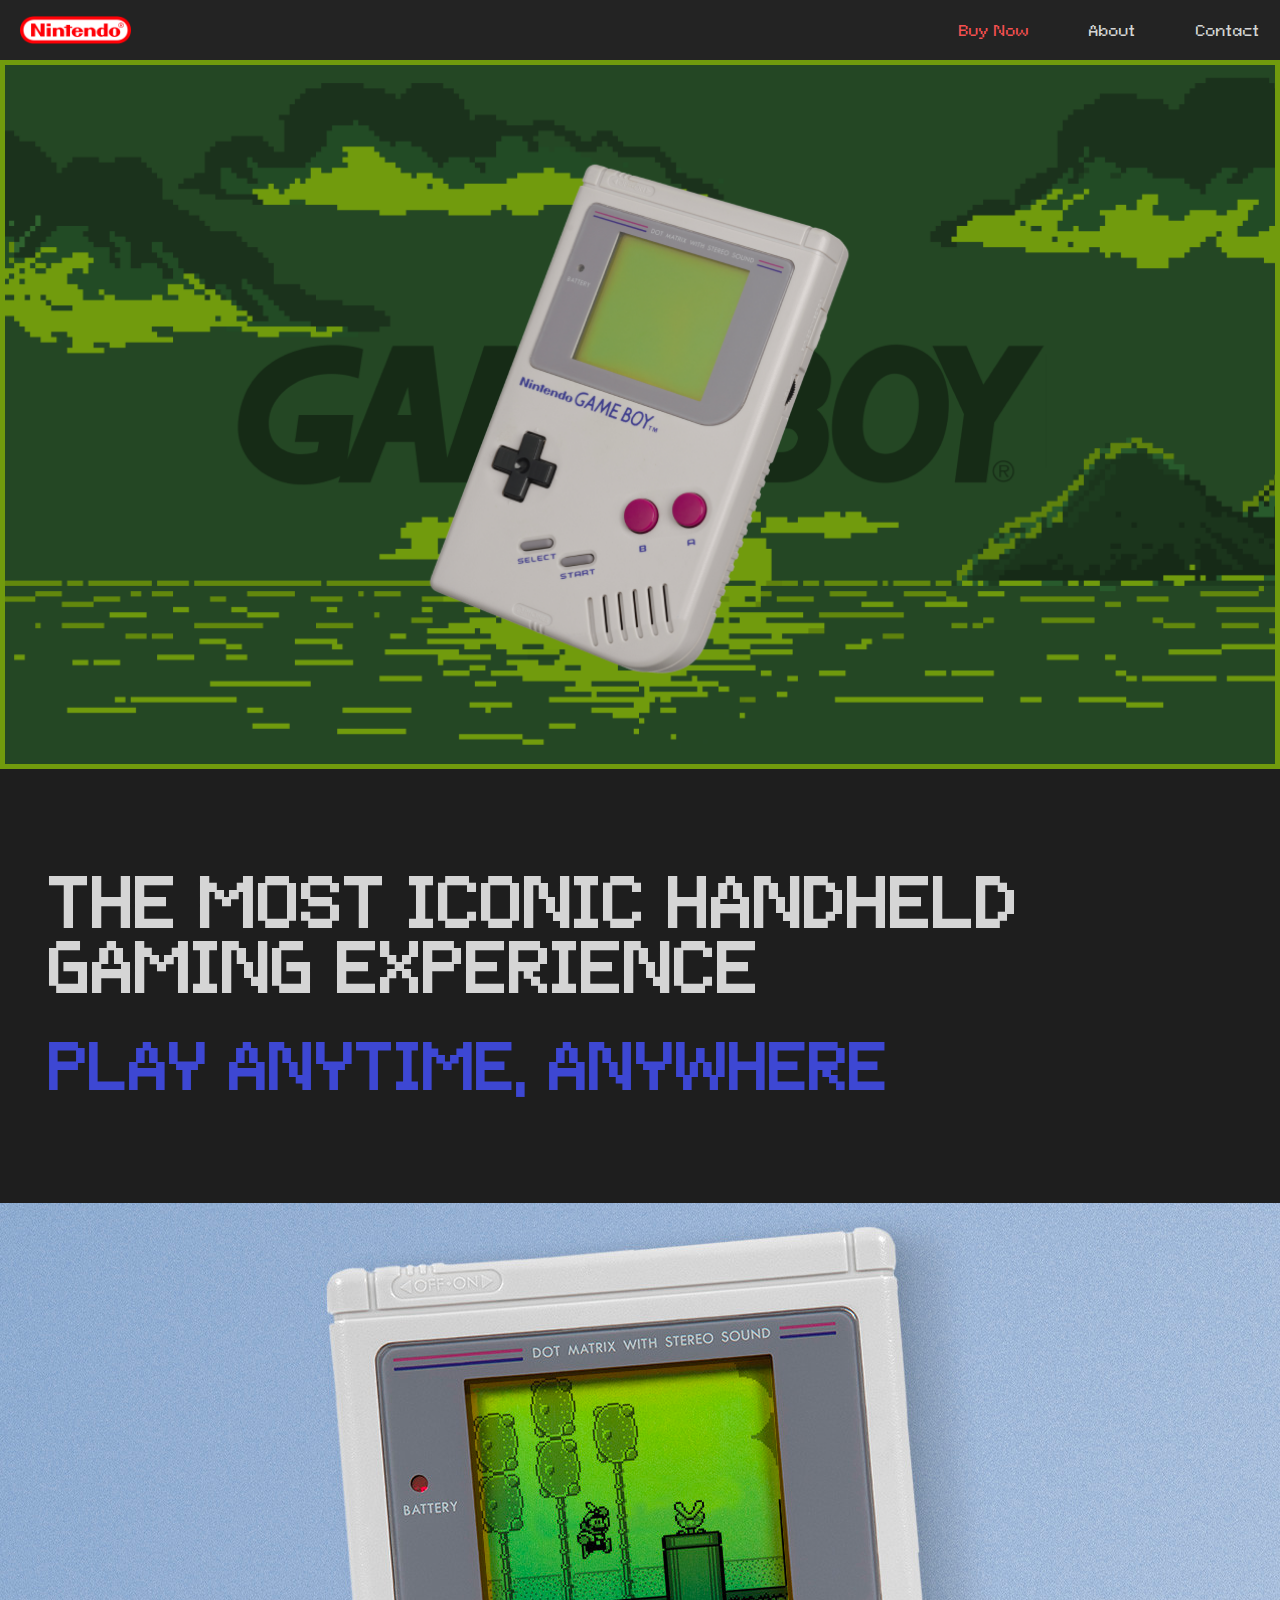
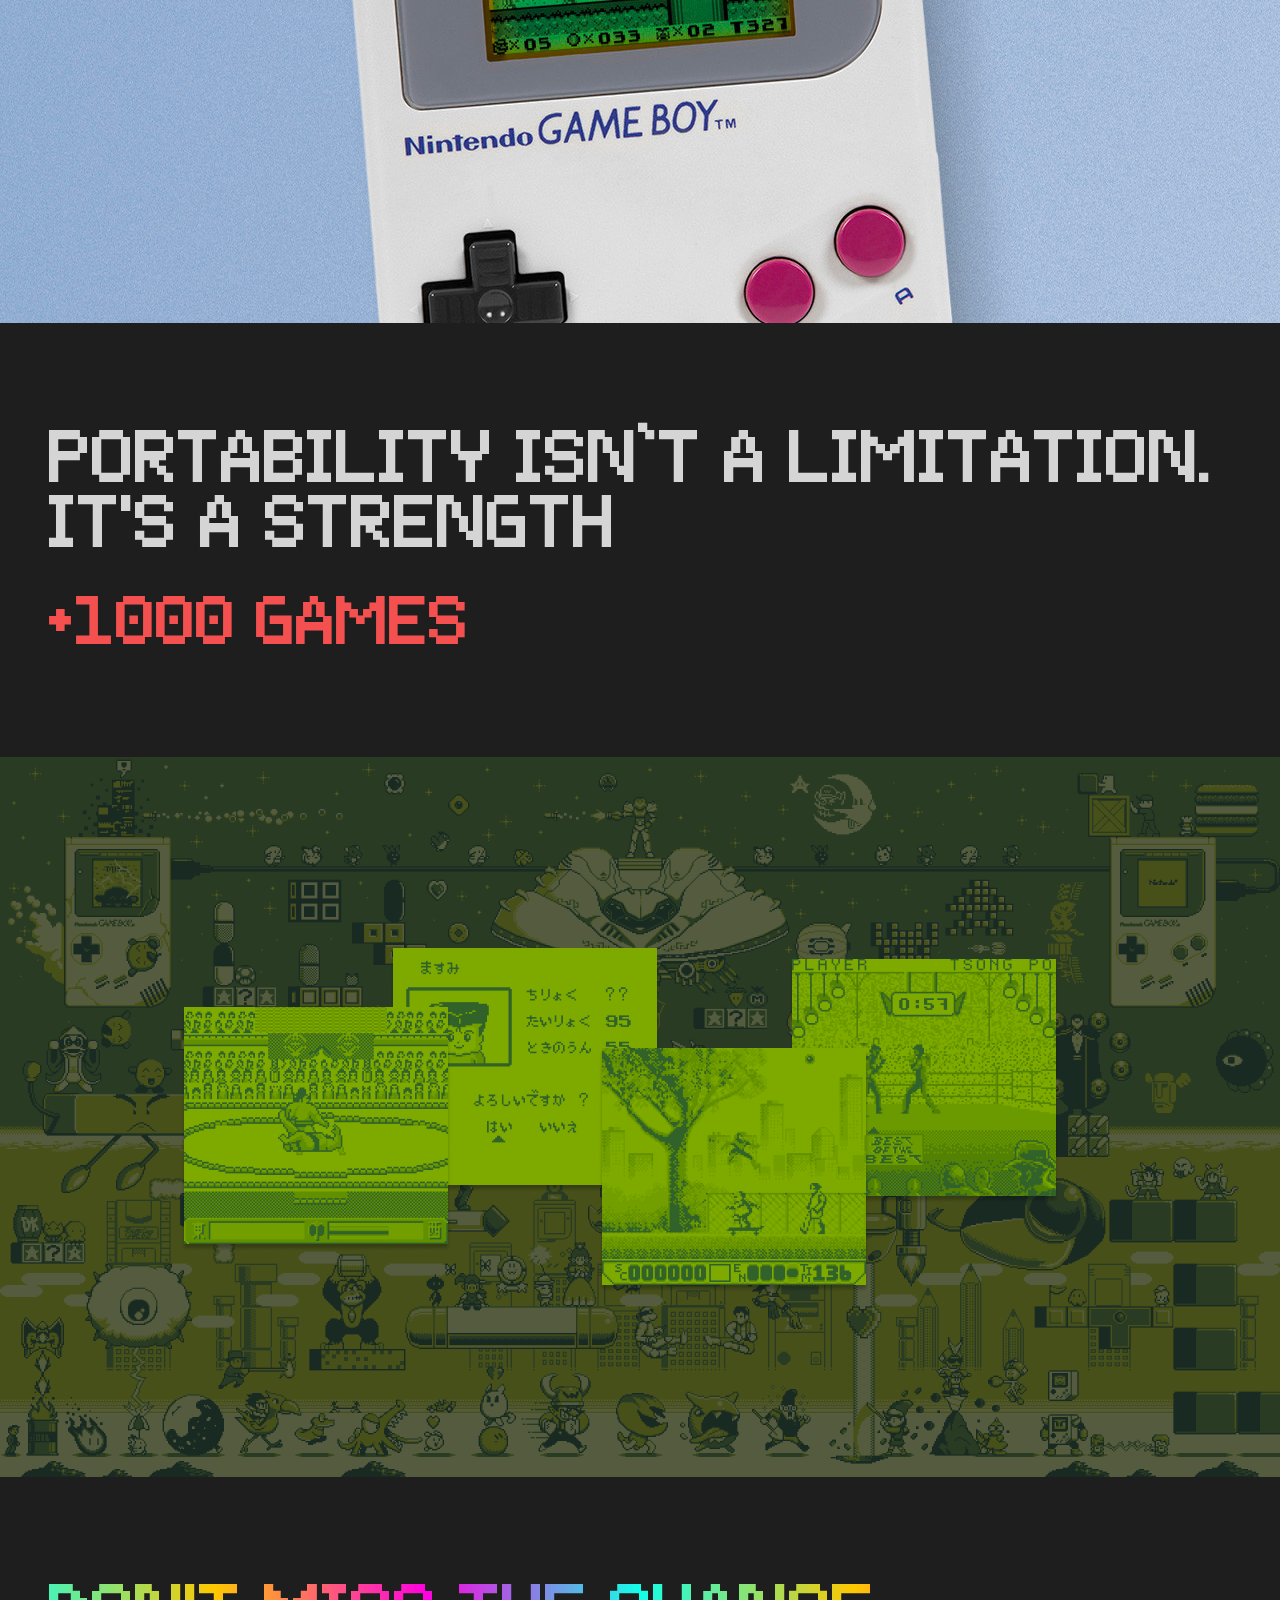
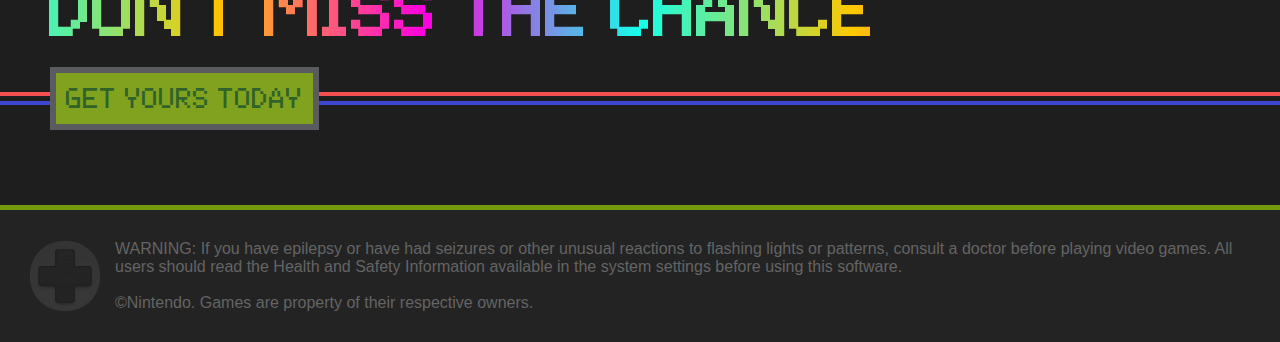
<file: index.html>
<!DOCTYPE html>
<html lang="en">

<head>
  <!-- Set character and viewport for better rendering on various devices -->
  <meta charset="utf-8">
  <meta name="viewport" content="width=device-width">

  <!-- Set favicon -->
  <link rel="icon" type="image/x-icon" href="./images/icon.ico">

  <!-- Title of the webpage -->
  <title>Nintendo Game Boy</title>

  <!-- Stylesheets -->
  <link href="./styles/base.css" rel="stylesheet" type="text/css" />
  <link href="./styles/home.css" rel="stylesheet" type="text/css" />

  <!-- JavaScript files for header and footer functionality -->
  <script src="./scripts/header.js" defer></script>
  <script src="./scripts/footer.js" defer></script>
</head>

<body>
  <!-- Header container with an image -->
  <div class="header container">
    <img class="header-image" src="./images/landing_header.png" alt="gameboy with green pixel background"/>
  </div>

  <!-- Text content container with main heading and subheading -->
  <div class="text-content container">
    <h1>THE MOST ICONIC HANDHELD GAMING EXPERIENCE</h1>
    <h2 class="blue">PLAY ANYTIME, ANYWHERE</h2>
  </div>

  <!-- Image content container -->
  <div class="image-content container">
    <img src="./images/landing_gameboy_blue.png" alt="Gameplay on the Game boy" />
  </div>

  <!-- Text content container with main heading and subheading -->
  <div class="text-content container">
    <h1>PORTABILITY ISN’T A LIMITATION. IT'S A STRENGTH</h1>
    <h2 class="red">+1000 GAMES</h2>
  </div>

  <!-- Image content container -->
  <div class="image-content container">
    <img src="./images/landing_games.png" alt="Game boy graphics" />
  </div>

  <!-- Action container with rainbow-colored heading and link -->
  <div class="action-content container">
    <h1 class="rainbow-text">DON'T MISS THE CHANCE</h1>
    <div class="action-absolute">
      <!-- Lines and a link to encourage taking action -->
      <div class="lines">
        <hr class="red" />
        <hr class="blue" />
      </div>
      <div class="content">
        <a href="product.html">GET YOURS TODAY</a>
      </div>
    </div>
  </div>
</body>
</html>
</file>
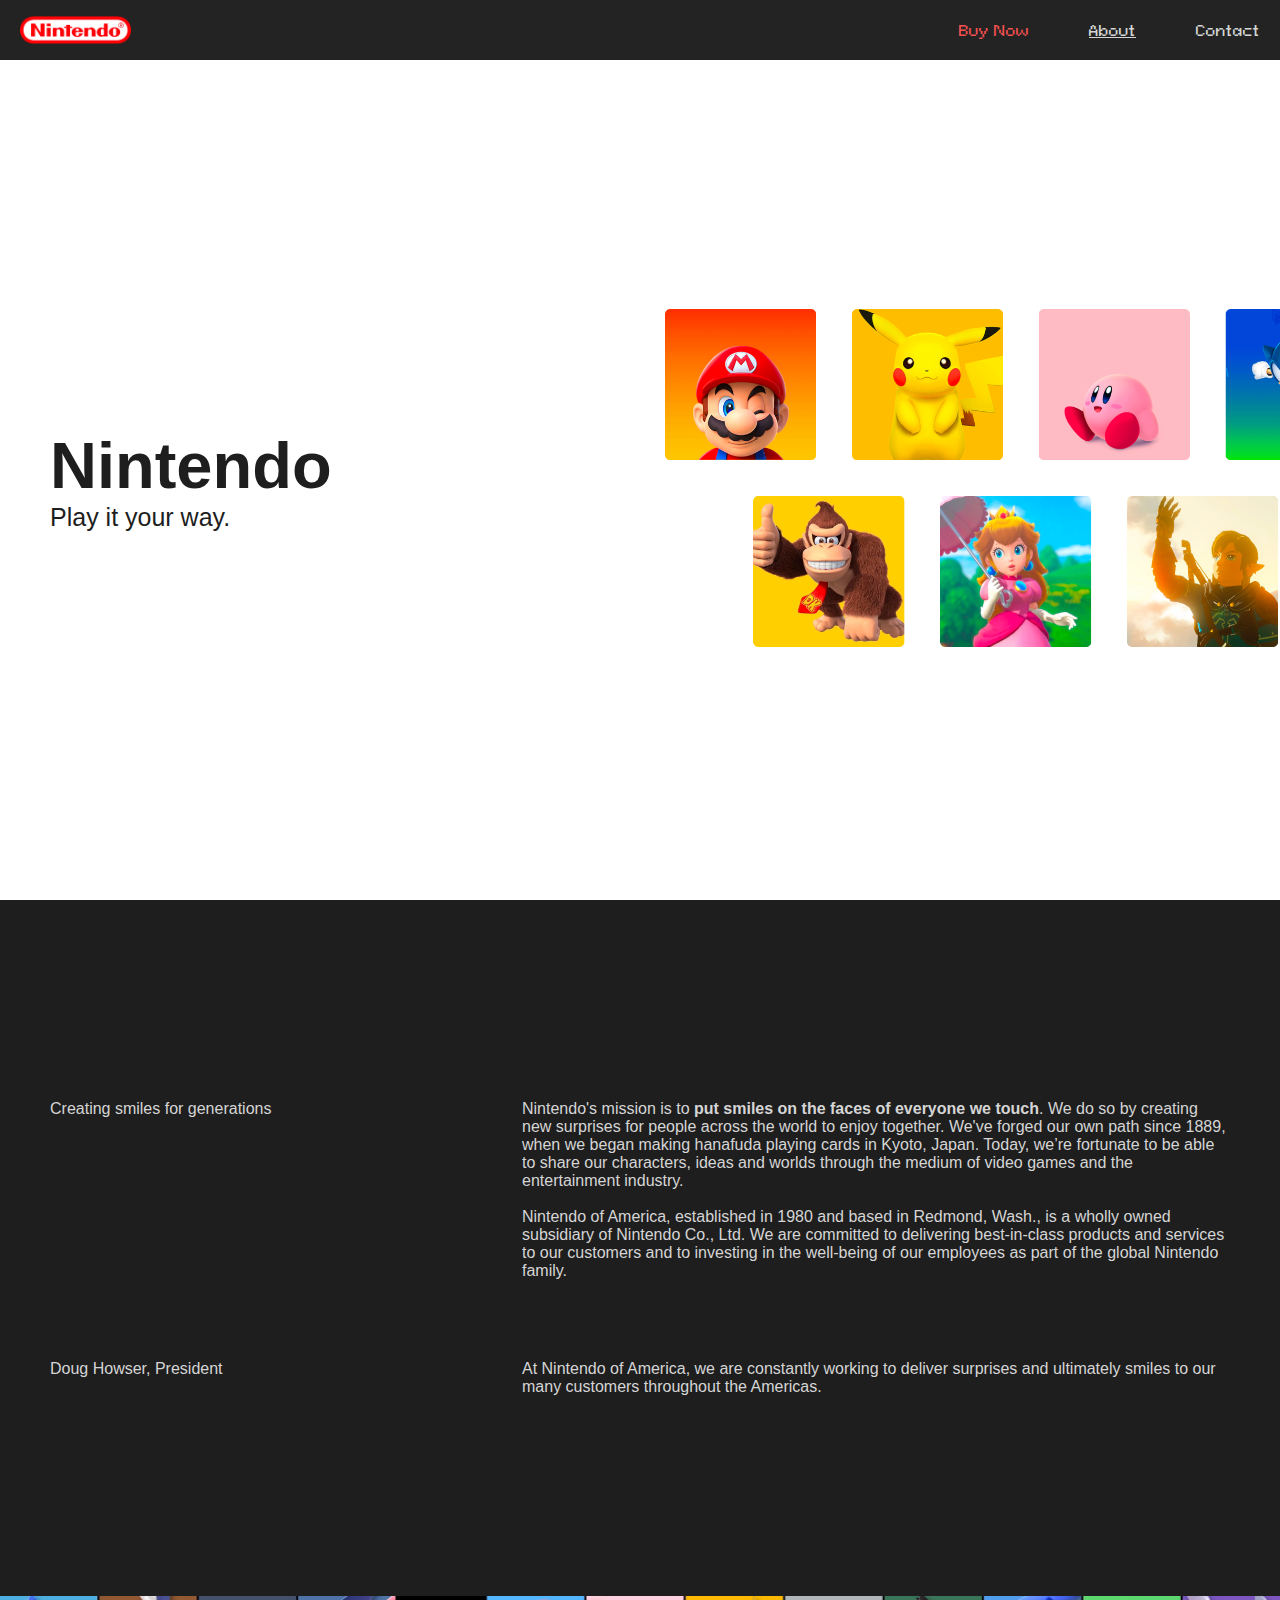
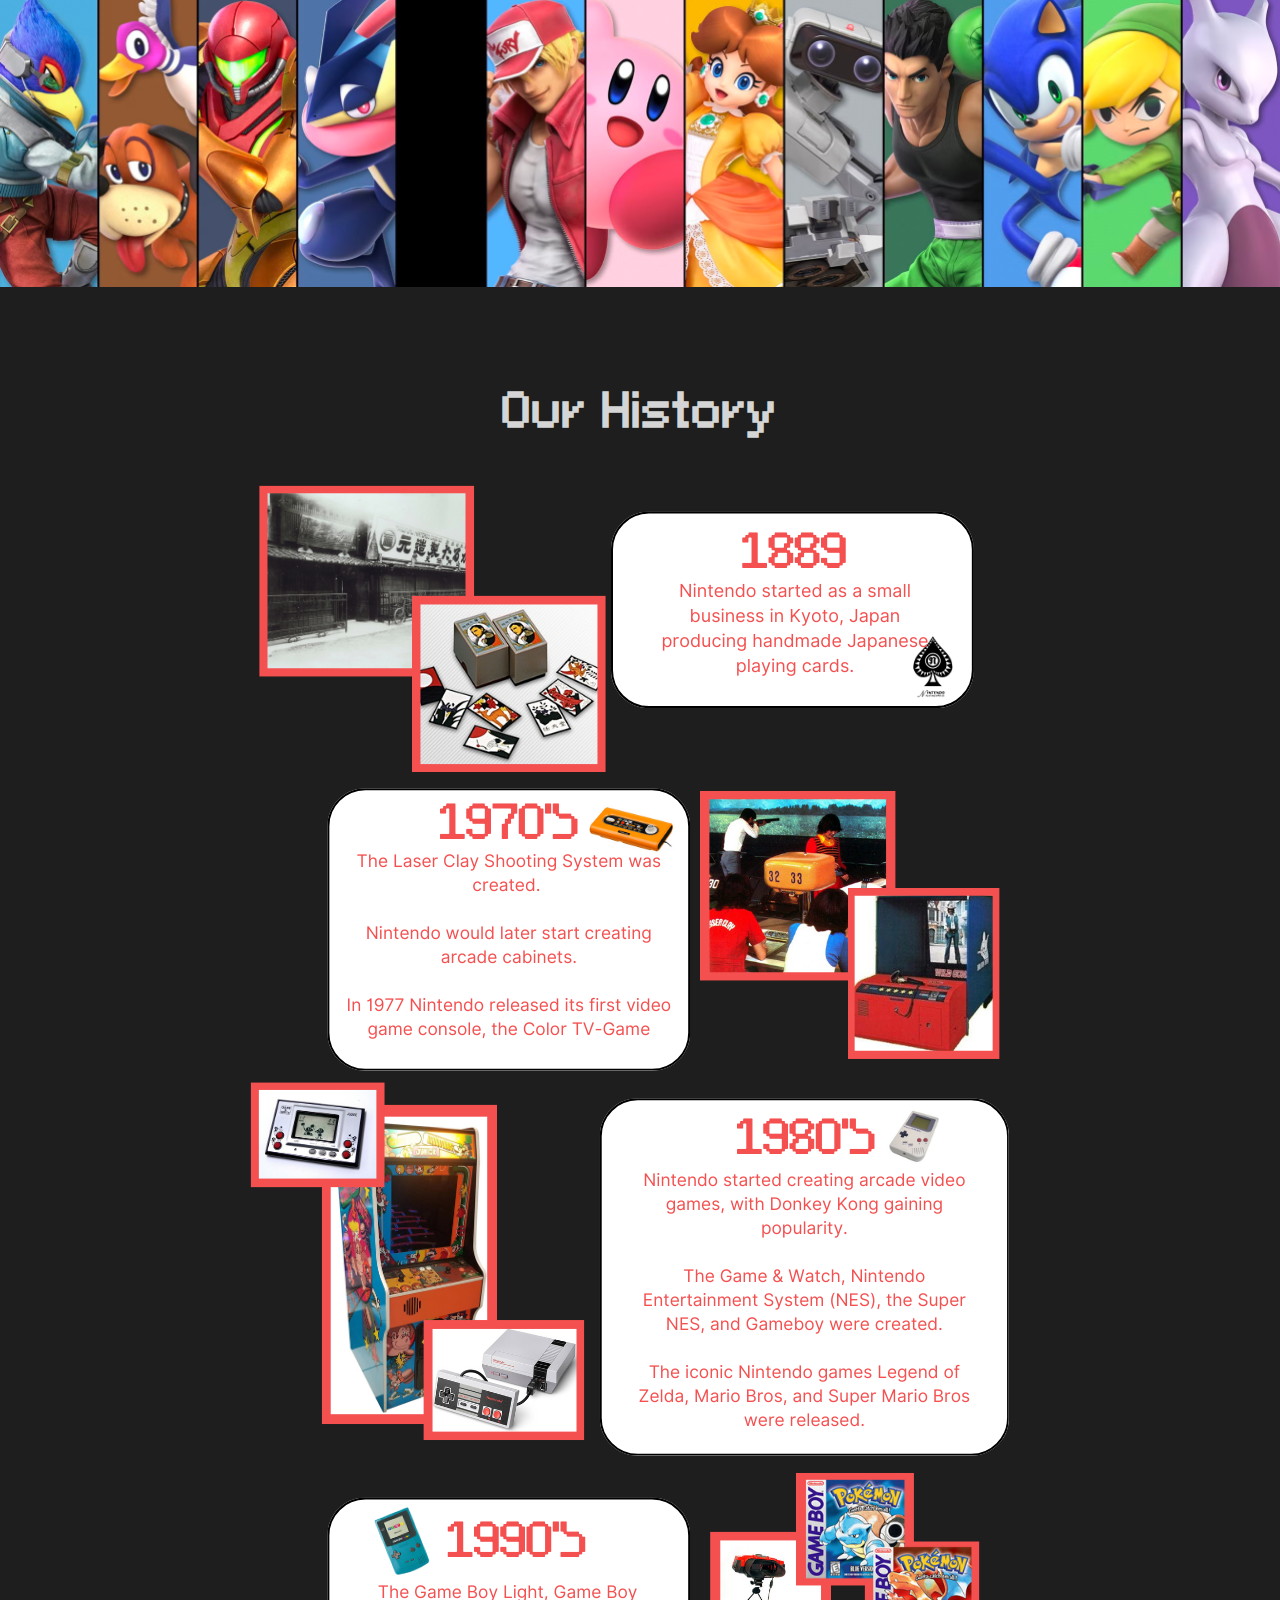
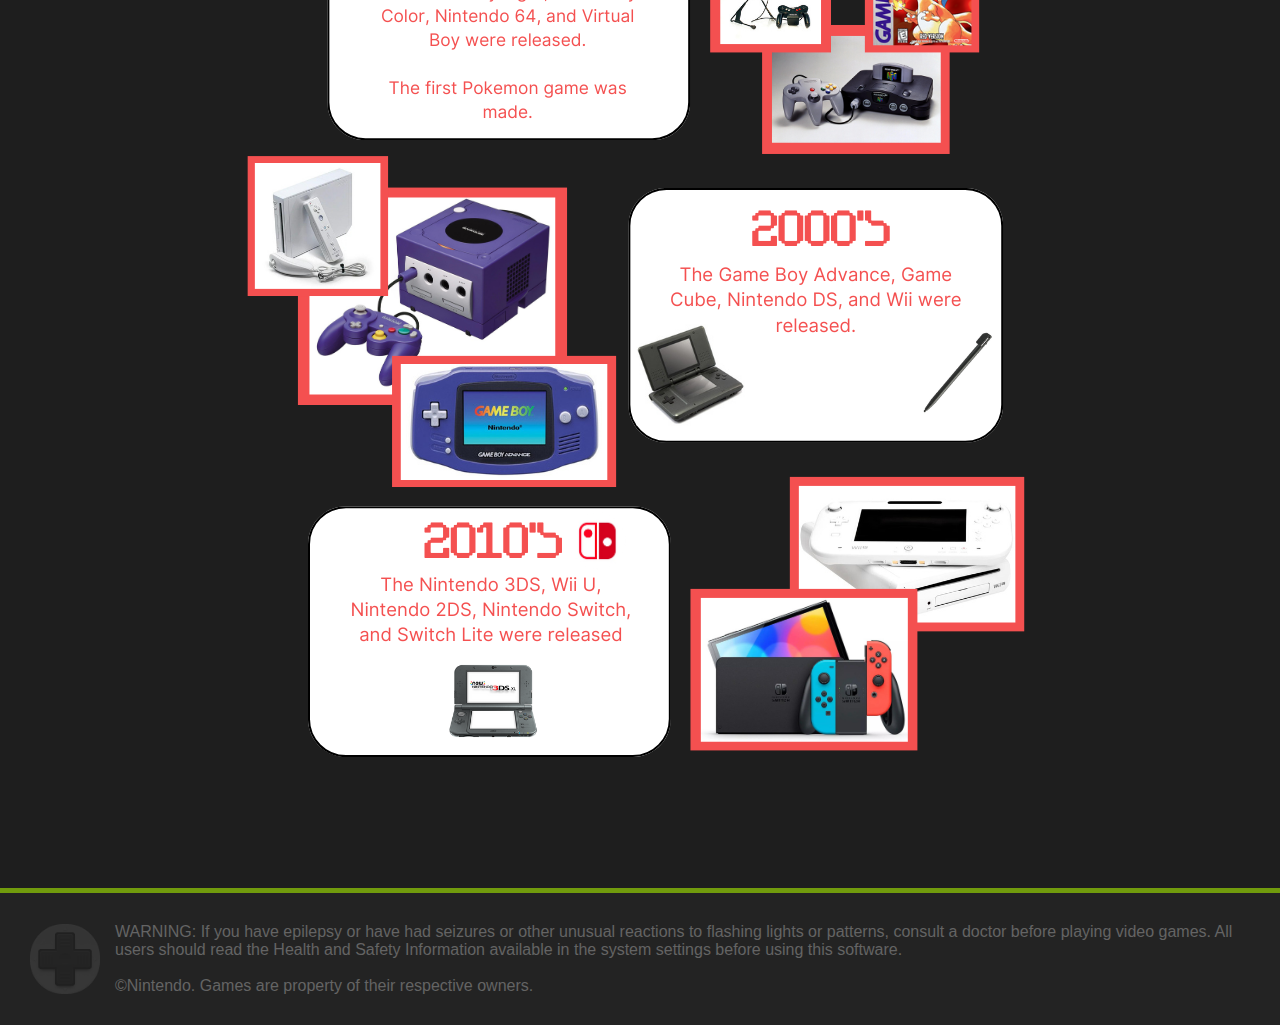
<file: about.html>
<!DOCTYPE html>
<html lang="en">

<head>
  <!-- Set character and viewport for better rendering on various devices -->
  <meta charset="utf-8">
  <meta name="viewport" content="width=device-width">

  <!-- Set favicon -->
  <link rel="icon" type="image/x-icon" href="./images/icon.ico">

  <!-- Title of the webpage -->
  <title>Nintendo Game Boy - About</title>

  <!-- Stylesheets -->
  <link href="./styles/base.css" rel="stylesheet" type="text/css" />
  <link href="./styles/about.css" rel="stylesheet" type="text/css" />

  <!-- JavaScript files for header and footer functionality -->
  <script src="./scripts/header.js" defer></script>
  <script src="./scripts/footer.js" defer></script>
</head>

<body>
  <!-- Header container with an image -->
  <div class="header container">
    <div class="left">
      <h1>Nintendo</h1>
      <h2>Play it your way.</h2>
    </div>
    <div class="right">
      <img src="./images/about_grid.png" alt="Nintendo characters" />
    </div>
  </div>

  <!-- Text content container -->
  <div class="content container">
  <div class="description container">
    <div class="desc-item">
      <p>Creating smiles for generations</p>
      <p>Nintendo's mission is to <b>put smiles on the faces of everyone we touch</b>. We do so by creating new
        surprises for people across the world to enjoy together. We've forged our own path since 1889, when we began
        making hanafuda playing cards in Kyoto, Japan. Today, we’re fortunate to be able to share our characters, ideas
        and worlds through the medium of video games and the entertainment industry.
        <br><br>
        Nintendo of America, established in 1980 and based in Redmond, Wash., is a wholly owned subsidiary of Nintendo
        Co., Ltd. We are committed to delivering best-in-class products and services to our customers and to investing
        in the well-being of our employees as part of the global Nintendo family.
      </p>
    </div>

    <div class="desc-item">
      <p>Doug Howser, President</p>
      <p>At Nintendo of America, we are constantly working to deliver surprises and ultimately smiles to our many
        customers throughout the Americas.
      </p>
    </div>
  </div>
  </div>
  <!-- Image content container -->
  <div class="image-content container">
    <img src="./images/about_characters.png" alt="Famous Nintendo characters" />
  </div>
    
  <!-- History image container -->
  <div class="history image-content container">
    <h2 class="title">Our History</h2>
    <img src="./images/about_history.png" alt = "Nintendo timeline"/>
  </div>
</body>
</html>
</file>
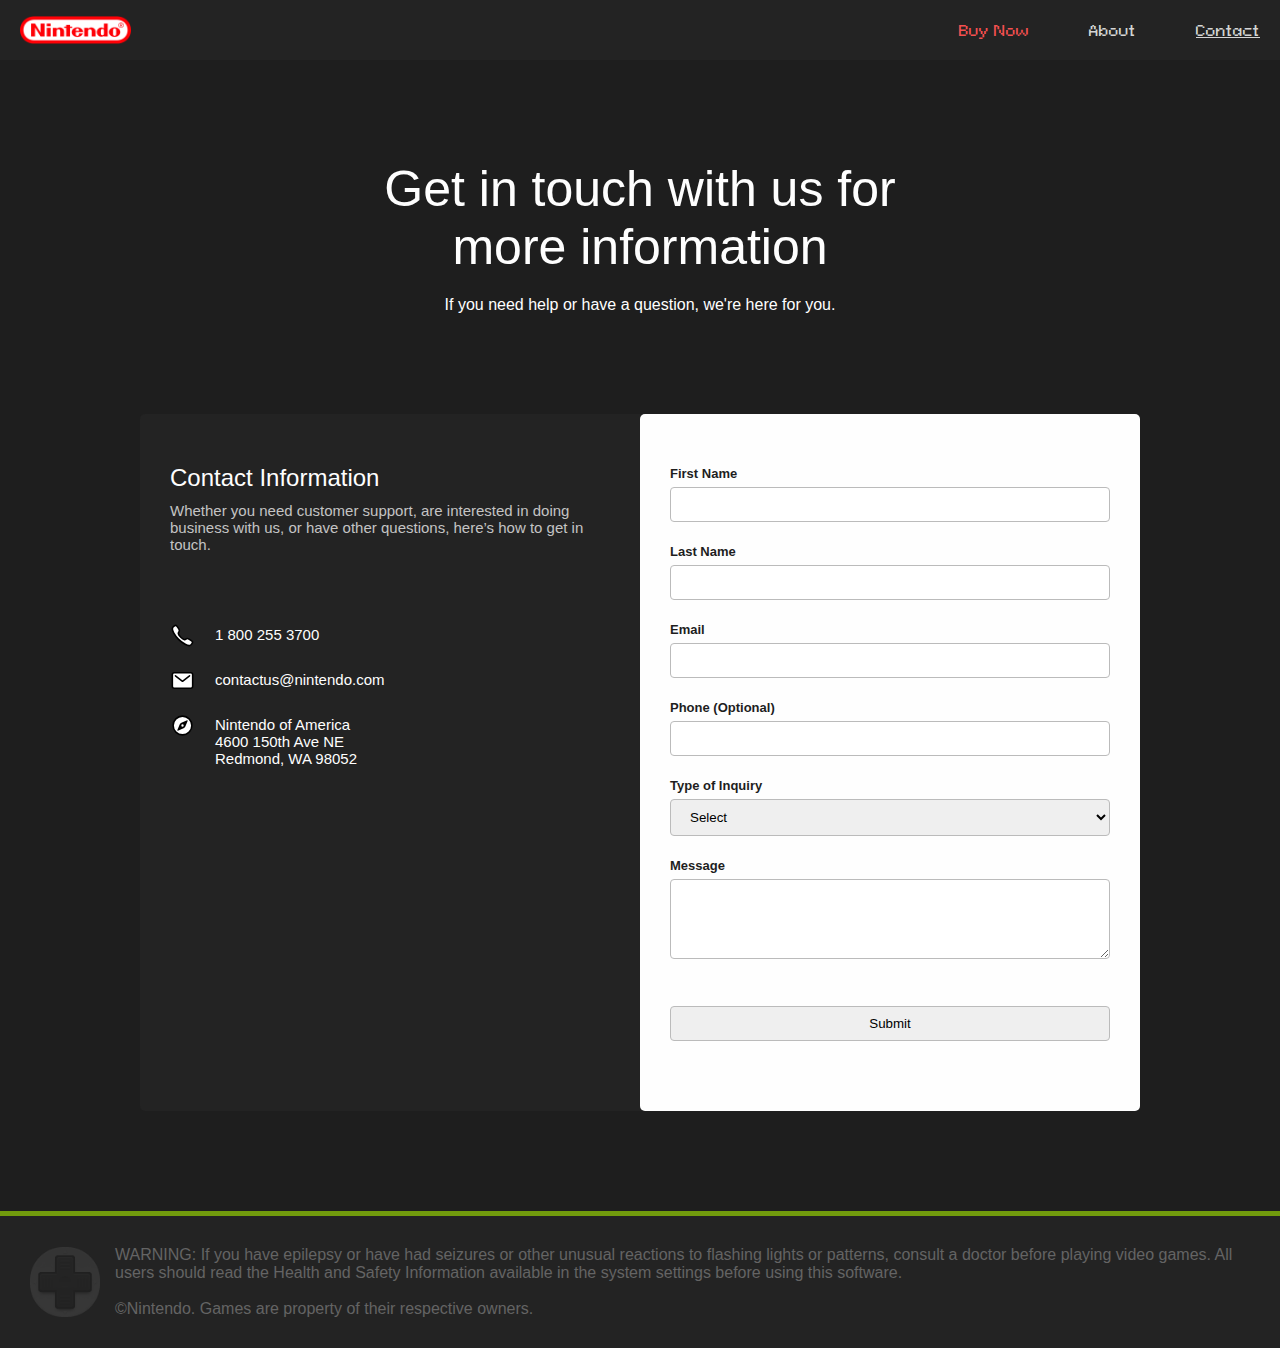
<file: contact.html>
<!DOCTYPE html>
<html lang="en">

<head>
  <!-- Set character and viewport for better rendering on various devices -->
  <meta charset="utf-8">
  <meta name="viewport" content="width=device-width">

  <!-- Set favicon -->
  <link rel="icon" type="image/x-icon" href="./images/icon.ico">

  <!-- Title of the webpage -->
  <title>Nintendo Game Boy - Contact Us</title>

  <!-- Stylesheets -->
  <link href="./styles/base.css" rel="stylesheet" type="text/css" />
  <link href="./styles/contact.css" rel="stylesheet" type="text/css" />

  <!-- JavaScript files for header and footer functionality -->
  <script src="./scripts/header.js" defer></script>
  <script src="./scripts/footer.js" defer></script>
  <script src="./scripts/form_validation.js"></script>
</head>

<body>
  <!-- Header container with main heading and subheading -->
  <div class="header container">
    <h1>Get in touch with us for more information</h1>
    <p>If you need help or have a question, we're here for you.</p>
  </div>

  <!-- Contact content container -->
  <div class="contact container">
    <!-- Contact info section -->
    <div class="contact-info">
      <div class="info-header">
        <h2>Contact Information</h2>
        <p>Whether you need customer support, are interested in doing business with us, or have other questions, here’s
          how to get in touch.</p>
      </div>
      <div class="info-content">
        <div class="info-item">
          <svg xmlns="http://www.w3.org/2000/svg" class="ionicon" viewBox="0 0 512 512">
            <path
              d="M451 374c-15.88-16-54.34-39.35-73-48.76-24.3-12.24-26.3-13.24-45.4.95-12.74 9.47-21.21 17.93-36.12 14.75s-47.31-21.11-75.68-49.39-47.34-61.62-50.53-76.48 5.41-23.23 14.79-36c13.22-18 12.22-21 .92-45.3-8.81-18.9-32.84-57-48.9-72.8C119.9 44 119.9 47 108.83 51.6A160.15 160.15 0 0083 65.37C67 76 58.12 84.83 51.91 98.1s-9 44.38 23.07 102.64 54.57 88.05 101.14 134.49S258.5 406.64 310.85 436c64.76 36.27 89.6 29.2 102.91 23s22.18-15 32.83-31a159.09 159.09 0 0013.8-25.8C465 391.17 468 391.17 451 374z"
              fill="white" stroke="currentColor" stroke-miterlimit="10" stroke-width="32" />
          </svg>
          <a href="tel:+18002553700">1 800 255 3700</a>
        </div>
        <div class="info-item">
          <svg xmlns="http://www.w3.org/2000/svg" class="ionicon" viewBox="0 0 512 512">
            <rect x="48" y="96" width="416" height="320" rx="40" ry="40" fill="white" stroke="currentColor"
              stroke-linecap="round" stroke-linejoin="round" stroke-width="32" />
            <path fill="white" stroke="currentColor" stroke-linecap="round" stroke-linejoin="round" stroke-width="32"
              d="M112 160l144 112 144-112" />
          </svg>
          <a href="mailto:contactus@nintendo.com">contactus@nintendo.com</a>
          
        </div>
        
        <div class="info-item">
          <svg xmlns="http://www.w3.org/2000/svg" class="ionicon" viewBox="0 0 512 512">
            <path d="M448 256c0-106-86-192-192-192S64 150 64 256s86 192 192 192 192-86 192-192z" fill="white"
              stroke="currentColor" stroke-miterlimit="10" stroke-width="32" />
            <path
              d="M350.67 150.93l-117.2 46.88a64 64 0 00-35.66 35.66l-46.88 117.2a8 8 0 0010.4 10.4l117.2-46.88a64 64 0 0035.66-35.66l46.88-117.2a8 8 0 00-10.4-10.4zM256 280a24 24 0 1124-24 24 24 0 01-24 24z" />
          </svg>
          <a href="https://maps.app.goo.gl/FMYJde2SjYkEQ7p36" target="_blank">Nintendo of America<br>
            4600 150th Ave NE<br>
            Redmond, WA 98052</a>
        </div>
      </div>
    </div>

    <!-- Contact input form section -->
    <div class="form-section">
      <form method="post" onsubmit="return validateForm()">
        <div class="input-item"><label for="fname">First Name</label>
          <input type="text" id="fname" name="fname" required>
        </div>

        <div class="input-item">
          <label for="lname">Last Name</label>
          <input type="text" id="lname" name="lname" required>
        </div>

        <div class="input-item">
          <label for="email">Email</label>
          <input type="email" id="email" name="email" required>
        </div>

        <div class="input-item"><label for="phone">Phone (Optional)</label>
          <input type="tel" id="phone" name="phone">
        </div>

        <label for="inquiry">Type of Inquiry</label><br>
        <select id="inquiry" name="inquiry" required>
          <option selected disabled value="">Select</option>
          <option value="general">General Inquiry</option>
          <option value="support">Support Request</option>
          <option value="feedback">Feedback</option>
        </select><br>

        <label>Message</label><br>
        <textarea id="message" name="message" rows="4" required></textarea><br><br>

        <input type="submit" value="Submit" class="btn">
      </form>
    </div>
  </div>
</body>

</html>
</file>
<file: styles/base.css>
* {
  margin: 0;
  padding: 0;
  box-sizing: border-box;
}

@font-face {
  font-family: 'Pixeloid';
  src: url('../fonts/pixeloid.ttf');
  font-weight: 400;
  font-style: normal;
}

body {
  background-color: #1E1E1E;
}

.container {
  max-width: 2000px;
  margin: 0 auto;
}

.navigation {
  display: flex;
  justify-content: space-between;
  padding: 15px 20px;
  background-color: #232323;
}

.navigation .left {
  height: 30px;
}

.navigation .left img {
  height: 100%;
}

.navigation .right {
  display: flex;
  column-gap: 60px;
  align-items: center;
}

.navigation .right a {
  color: #D5D5D5;
  text-decoration: none;
  font-family: 'Pixeloid';
  font-size: 15px;
}

.navigation .right a:hover {
  text-decoration: underline;
}

.navigation .right a.red {
  color: #F45050;
}

.navigation .right a.underline {
  text-decoration: underline;
}



.footer {
  background-color: #232323;
  border-top: solid 5px #719B0D;
  display: grid;
  grid-template-columns: 100px 1fr;
  padding: 30px 15px;
  align-items: center;
}

.footer .left {
  display: flex;
  justify-content: center;
  align-items: center;
  padding: 0 15px;
}

.footer .left img {
  width: 100%;
}

.footer .right p {
  color: #646464;
  font-family: 'Inter', sans-serif;
}



@media (max-width: 800px) {
  .footer .right p {
    font-size: 11px;
  }

  .footer {
    grid-template-columns: 70px 1fr;
  }

  .navigation .right a {
    font-size: 12px;
  }

  .navigation .right {
    column-gap: 15px;
  }
}
</file>
<file: styles/home.css>
.header {
  width: 100%;
  border: solid 5px #719B0D;
}

.header .header-image {
  width: 100%;
  display: block;
}

.text-content {
  padding: 100px 50px;
}


.text-content h1 {
  font-size: 65px;
  color: #D5D5D5;
  margin-bottom: 30px;
  font-family: 'Pixeloid', sans-serif;
  line-height: 100%;
}

.text-content h2 {
  font-size: 60px;
  font-family: 'Pixeloid', sans-serif;
}

.text-content h2.blue {
  color: #3d47d3;
}

.text-content h2.red {
  color: #F45050;
}

.image-content img {
  width: 100%;
  display: block;
}

.action-content {
  padding: 100px 0;
  position: relative;
}

.action-content .rainbow-text {
  background-image: repeating-linear-gradient(90deg, #14ffe9 0%, #ffc800 16.66666%, #ff00e0 33.33333%, #14ffe9 50.0%, #ff00e0 33.33333%);
  animation: move 60s infinite linear alternate;
  -webkit-background-clip: text;
  -webkit-text-fill-color: #0000;
  background-clip: text;

  padding: 0 50px;
  font-size: 65px;
  color: #D5D5D5;
  font-family: 'Pixeloid', sans-serif;
  line-height: 100%;
}

@keyframes move {
  0% {
    background-position: 0 0
  }

  100% {
    background-position: 15000px 0
  }
}

.action-content .action-absolute {
  position: relative;
  margin-top: 50px;
}

.action-content .lines {
  display: flex;
  flex-direction: column;
  row-gap: 5px;
}

.action-content .lines hr {
  height: 4px;
  border: none;
}

.action-content .lines hr.blue {
  background-color: #3d47d3;

}

.action-content .lines hr.red {
  background-color: #F45050;
}


.action-content .content {
  padding: 0 50px;
  position: absolute;
  margin: auto;
  left: 0;
  width: 100%;
  right: 0;
  top: 0;
  bottom: 0;
  display: flex;
  justify-content: start;
  align-items: center;
}

.action-content .content a {
  display: block;
  border: solid 6px #595B5F;
  padding: 10px;
  background-color: #80A21F;
  color: #31622A;
  cursor: pointer;
  font-size: 25px;
  font-family: 'Pixeloid', sans-serif;
  text-decoration: none;
  transition: color 0.2s ease;
}

.action-content .content a:hover {
  color: #D7E894;
  background-color: #7b9b1e;
}

@media (max-width: 800px) {
  .text-content {
    padding: 70px 25px;
  }

  .text-content h1 {
    font-size: 35px;
  }

  .text-content h2 {
    font-size: 30px;
  }

  .action-content .rainbow-text {
    font-size: 35px;
    padding: 0 25px;
  }

  .action-content .content {
    padding: 0 25px;
  }

  .action-content {
    padding: 70px 0;
  }

  .action-content .content a {
    font-size: 19px;
  }
}
</file>
<file: styles/about.css>
.header {
  height: calc(100vh - 60px);
  background-color: white;
  display: grid;
  grid-template-columns: 1fr 1fr;
  justify-content: center;
  align-items: center;
  padding-left: 50px;
  overflow: hidden;
}

.header .left h1 {
  font-size: 65px;
  color: #1E1E1E;
  font-family: 'Inter', sans-serif;
  font-weight: 600;
}

.header .left h2 {
  font-size: 25px;
  color: #1E1E1E;
  font-family: 'Inter', sans-serif;
  font-weight: 400;
}

.header .right img {
  width: 130%;
}

.description {
  padding: 200px 50px;
  display: flex;
  flex-direction: column;
  row-gap: 80px;
}

.description .desc-item {
  display: grid;
  grid-template-columns: 40% 1fr;
}

.description .desc-item p {
  color: #D5D5D5;
  font-family: 'Inter', sans-serif;
  font-weight: 400;
}

.image-content img {
  width: 100%;
  display: block;
}

.history {
  padding: 100px 0;
  max-width: 800px;
  margin: 0 auto;
}

.history .title {
  font-size: 45px;
  text-align: center;
  color: #D5D5D5;
  margin-bottom: 30px;
  font-family: 'Pixeloid', sans-serif;
  line-height: 100%;
}

@media (max-width: 800px) {
  .header {
    display: flex;
    flex-direction: column;
    row-gap: 100px;
    padding: 100px 0px;
    height: initial;
  }

  .description {
    padding: 70px 25px;

  }

  .description .desc-item {
    display: flex;
    flex-direction: column;
    row-gap: 20px;
  }

  .history {
    padding: 50px 0;
  }

  .history .title {
    font-size: 25px;
  }
}
</file>
<file: styles/contact.css>
.header {
  padding: 100px 50px;
}

.header h1 {
  font-size: 50px;
  color: #FEFEFE;
  font-family: 'Inter', sans-serif;
  font-weight: 500;
  text-align: center;
  width: 50%;
  margin: auto;
  margin-bottom: 20px;
}

.header p {
  color: #FEFEFE;
  font-family: 'Inter', sans-serif;
  font-weight: 400;
  text-align: center;
  margin: auto;
}

.contact {
  margin: 0 auto 100px auto;
  margin-bottom: 100px;
  background-color: #232323;
  border-radius: 5px;
  display: grid;
  grid-template-columns: 1fr 1fr;
  max-width: 1000px;
}

.contact .contact-info {
    padding: 50px 30px;
}

.contact .contact-info .info-header {
  margin-bottom: 70px;
}

.contact .contact-info .info-header h2 {
  color: #FEFEFE;
  font-family: 'Inter', sans-serif;
  font-weight: 500;
  margin-bottom: 10px;
}

.contact .contact-info .info-header p {
  font-size: 15px;
  color: #c4c4c4;
  font-family: 'Inter', sans-serif;
  font-weight: 400;
}

.contact .form-section {
  padding: 50px 30px;
  background-color: #FEFEFE;
  border-radius: 5px;
}

.contact .info-content {
  display: flex;
  flex-direction: column;
  row-gap: 20px;
}

.contact .info-content .info-item {
  display: flex;
  column-gap: 20px;
  align-items: start;
}

.contact .info-content .info-item svg {
  width: 25px;
}

.contact .info-content .info-item a {
  padding-top: 3px;
  color: #FEFEFE;
  font-family: 'Inter', sans-serif;
  font-weight: 400;
  text-decoration: none;
  font-size: 15px;
}

.contact .info-content .info-item a:hover {
  color: #b6b6b6;
  transition: color .3s ease-in-out;
}


.contact .form-section .row {
  display: flex;
}

.contact .form-section label {
  color: #1E1E1E;
  font-family: 'Inter', sans-serif;
  font-weight: 600;
  font-size: 13px;
}

.contact .form-section input {
  padding: 9px 15px;
  margin-bottom: 20px;
  border: 1px solid #bbbbbb;
  border-radius: 4px;
  width: 100%;
  margin-top: 5px;
}

.contact .form-section select {
  padding: 9px 15px;
  margin-bottom: 20px;
  border: 1px solid #bbbbbb;
  border-radius: 4px;
  width: 100%;
  margin-top: 5px;
}

.contact .form-section textarea {
  padding: 9px 15px;
  margin-bottom: 20px;
  border: 1px solid #bbbbbb;
  border-radius: 4px;
  width: 100%;
  margin-top: 5px;
}

.contact .form-section .btn {
  cursor: pointer;
}


@media (max-width: 800px) {
  .header {
    padding: 70px 25px;
  }
  
  .header h1 {
    font-size: 35px;
    width: 100%;
  }

  .contact {
    display: flex;
    flex-direction: column;
    border-radius: 0;
  }

  .contact .form-section {
    margin: 20px;
  }
}
</file>
